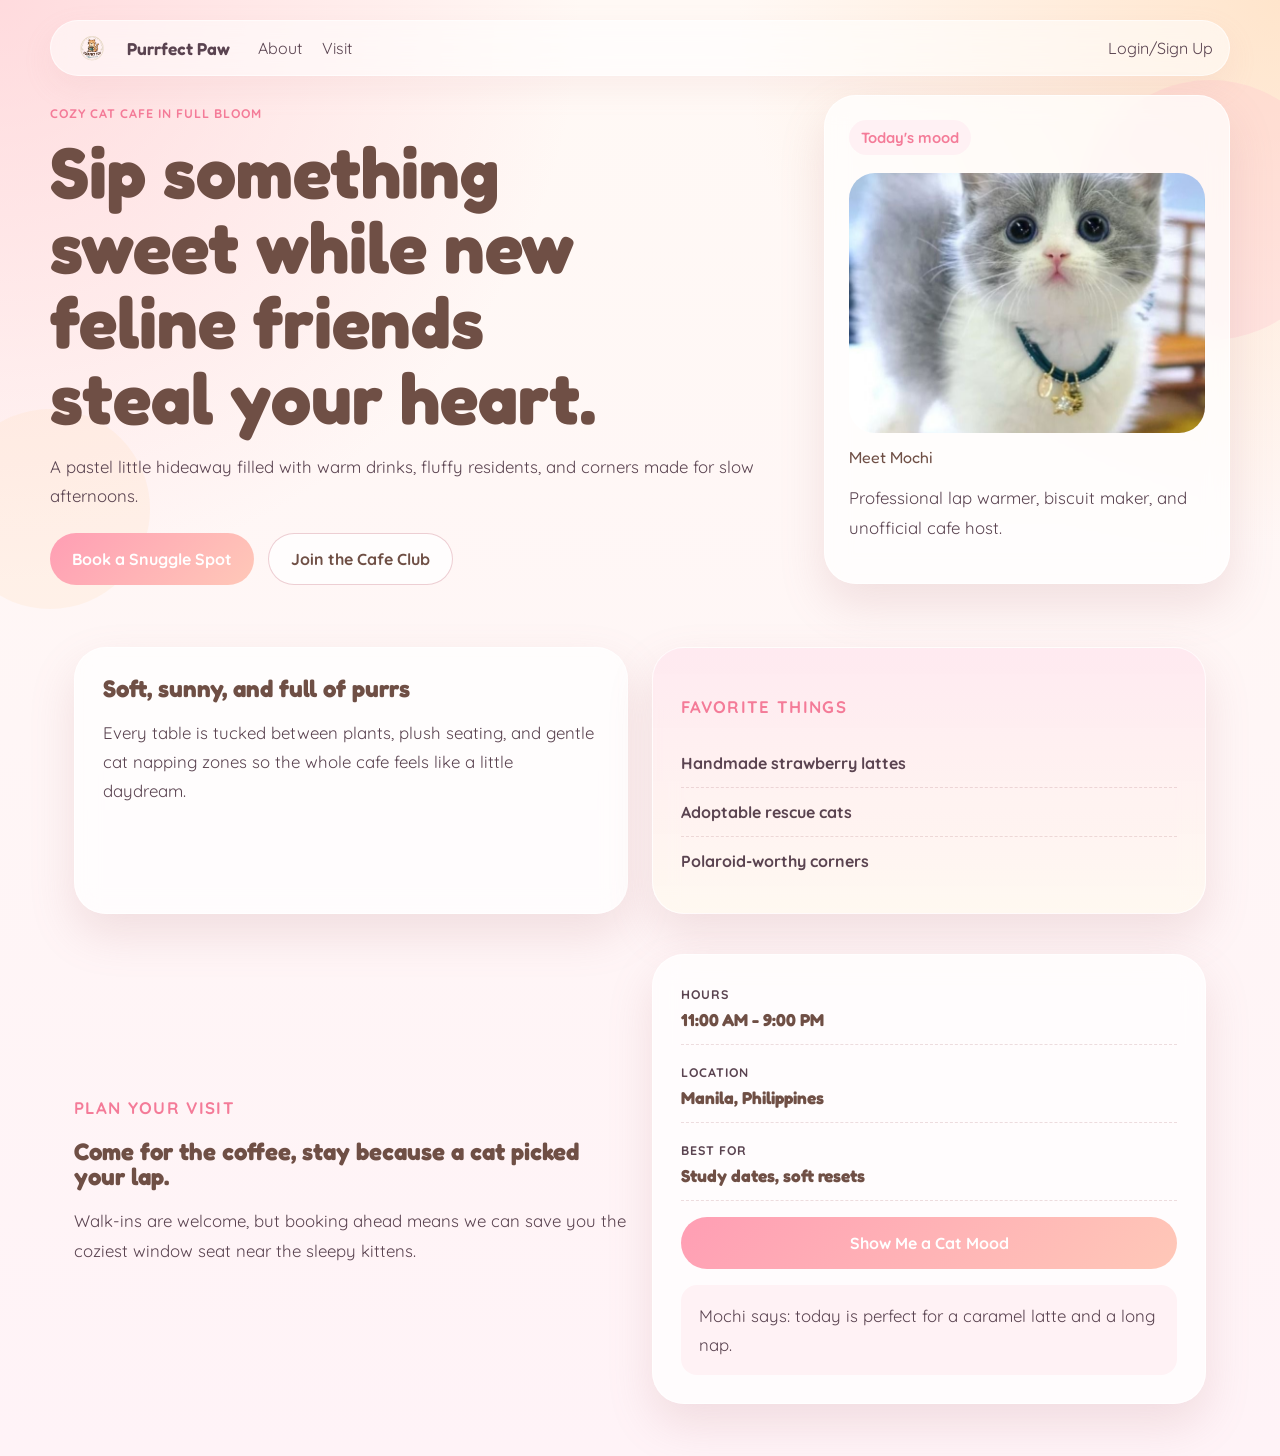
<file: index.html>
<!DOCTYPE html>
<html lang="en">
<head>
  <meta charset="UTF-8">
  <meta name="viewport" content="width=device-width, initial-scale=1.0">
  <title>Purrfect Paw</title>
  <link rel="preconnect" href="https://fonts.googleapis.com">
  <link rel="preconnect" href="https://fonts.gstatic.com" crossorigin>
  <link href="https://fonts.googleapis.com/css2?family=Fredoka:wght@400;500;600;700&family=Quicksand:wght@400;500;600;700&display=swap" rel="stylesheet">
  <link rel="stylesheet" href="style.css">
</head>
<body>
  <div class="page-shell">
    <header class="hero" id="top">
      <nav class="nav">
        <div class="nav-left">
          <a class="brand" href="#top">
            <img class="brand-mark" src="assets/logo.png" alt="Purrfect Paw logo">
            <span>Purrfect Paw</span>
          </a>
          <div class="nav-links">
            <a href="#about">About</a>
            <a href="#visit">Visit</a>
          </div>
        </div>
        <div class="nav-right">
          <a href="#" id="open-account-link">Login/Sign Up</a>
        </div>
      </nav>

      <div class="hero-content reveal">
        <div class="hero-copy">
          <p class="eyebrow">Cozy cat cafe in full bloom</p>
          <h1>Sip something sweet while new feline friends steal your heart.</h1>
          <p class="hero-text">
            A pastel little hideaway filled with warm drinks, fluffy residents, and corners made for slow afternoons.
          </p>
          <div class="hero-actions">
            <a class="button button-primary" href="#visit">Book a Snuggle Spot</a>
            <button class="button button-secondary" id="open-account-button" type="button">Join the Cafe Club</button>
          </div>
        </div>

        <div class="hero-card floating-card">
          <div class="hero-card-top">
            <span class="pill">Today&apos;s mood</span>
          </div>
          <div class="cat-gallery-frame" id="cat-gallery-frame" aria-label="Featured cafe cats">
            <img
              class="cat-gallery-photo"
              id="cat-gallery-photo"
              src="assets/cat1.jpg"
              alt="Mochi from Purrfect Paw"
            >
          </div>
          <p class="card-title" id="cat-gallery-title">Meet Mochi</p>
          <p class="card-text" id="cat-gallery-text">Professional lap warmer, biscuit maker, and unofficial cafe host.</p>
        </div>
      </div>
    </header>

    <main>
      <section class="info-grid reveal" id="about">
        <article class="info-card">
          <h2>Soft, sunny, and full of purrs</h2>
          <p>
            Every table is tucked between plants, plush seating, and gentle cat napping zones so the whole cafe feels like a little daydream.
          </p>
        </article>
        <article class="info-card accent-card">
          <p class="mini-label">Favorite things</p>
          <ul class="feature-list">
            <li>Handmade strawberry lattes</li>
            <li>Adoptable rescue cats</li>
            <li>Polaroid-worthy corners</li>
          </ul>
        </article>
      </section>

      <section class="visit-section reveal" id="visit">
        <div class="visit-copy">
          <p class="eyebrow">Plan your visit</p>
          <h2>Come for the coffee, stay because a cat picked your lap.</h2>
          <p>
            Walk-ins are welcome, but booking ahead means we can save you the coziest window seat near the sleepy kittens.
          </p>
        </div>

        <div class="visit-panel">
          <div class="visit-item">
            <span class="visit-label">Hours</span>
            <strong>11:00 AM - 9:00 PM</strong>
          </div>
          <div class="visit-item">
            <span class="visit-label">Location</span>
            <strong>Manila, Philippines</strong>
          </div>
          <div class="visit-item">
            <span class="visit-label">Best for</span>
            <strong>Study dates, soft resets</strong>
          </div>
          <button class="button button-primary button-full" id="surprise-btn">Show Me a Cat Mood</button>
          <p class="mood-note" id="mood-note">Mochi says: today is perfect for a caramel latte and a long nap.</p>
        </div>
      </section>
    </main>
  </div>

  <div class="modal-backdrop" id="auth-modal" aria-hidden="true">
    <div class="auth-modal" role="dialog" aria-modal="true" aria-labelledby="auth-modal-title">
      <button class="modal-close" id="close-auth-modal" type="button" aria-label="Close account modal">×</button>

      <div class="auth-copy">
        <p class="eyebrow">Cafe club access</p>
        <h2 id="auth-modal-title">Keep your cafe moments in one soft little place.</h2>
        <p>
          Log in or sign up to get booking reminders, dessert drop updates, and the cutest member perks in the neighborhood.
        </p>
        <div class="auth-highlights">
          <span class="highlight-pill">Be a member today</span>
          <span class="highlight-pill">Try our purrfect food</span>
          <span class="highlight-pill">Meet the feline crew</span>
        </div>
      </div>

      <div class="auth-card">
        <div class="auth-toggle" role="tablist" aria-label="Account forms">
          <button class="toggle-button active" id="login-tab" type="button" data-mode="login" aria-selected="true">Login</button>
          <button class="toggle-button" id="signup-tab" type="button" data-mode="signup" aria-selected="false">Sign Up</button>
        </div>

        <p class="auth-intro" id="auth-intro">Welcome back. Your favorite window seat might be waiting.</p>

        <form class="auth-form" id="auth-form">
          <div class="field-group signup-only hidden-field" id="name-group">
            <label for="name">Full Name</label>
            <input id="name" name="name" type="text" placeholder="Enter full name" required>
          </div>

          <div class="field-group signup-only hidden-field" id="username-group">
            <label for="username">Username</label>
            <input id="username" name="username" type="text" placeholder="Enter username" required>
          </div>

          <div class="field-group">
            <label for="email">Email</label>
            <input id="email" name="email" type="email" placeholder="Enter email address" required>
          </div>

          <p class="email-check signup-only hidden-field" id="email-check" aria-live="polite"></p>

          <div class="field-group">
            <label for="password">Password</label>
            <div class="password-field">
              <input id="password" name="password" type="password" placeholder="Enter password" required>
              <button class="password-toggle" type="button" data-target="password" aria-label="Show password" aria-pressed="false">
                <span class="sr-only">Toggle password visibility</span>
                <svg class="icon-eye icon-eye-open" viewBox="0 0 24 24" aria-hidden="true">
                  <path d="M1.5 12s3.8-6.5 10.5-6.5S22.5 12 22.5 12 18.7 18.5 12 18.5 1.5 12 1.5 12Z" fill="none" stroke="currentColor" stroke-width="1.8" stroke-linecap="round" stroke-linejoin="round"/>
                  <circle cx="12" cy="12" r="3.2" fill="none" stroke="currentColor" stroke-width="1.8"/>
                </svg>
                <svg class="icon-eye icon-eye-closed" viewBox="0 0 24 24" aria-hidden="true">
                  <path d="M3 3l18 18" fill="none" stroke="currentColor" stroke-width="1.8" stroke-linecap="round"/>
                  <path d="M9.9 5.8A10.9 10.9 0 0 1 12 5.5c6.7 0 10.5 6.5 10.5 6.5a18.5 18.5 0 0 1-4 4.7" fill="none" stroke="currentColor" stroke-width="1.8" stroke-linecap="round" stroke-linejoin="round"/>
                  <path d="M6.2 6.2A18.8 18.8 0 0 0 1.5 12S5.3 18.5 12 18.5c1.7 0 3.2-.4 4.5-1" fill="none" stroke="currentColor" stroke-width="1.8" stroke-linecap="round" stroke-linejoin="round"/>
                </svg>
              </button>
            </div>
          </div>

          <div class="field-group signup-only hidden-field" id="confirm-group">
            <label for="confirm-password">Confirm Password</label>
            <div class="password-field">
              <input id="confirm-password" name="confirm-password" type="password" placeholder="Confirm password" required>
              <button class="password-toggle" type="button" data-target="confirm-password" aria-label="Show confirm password" aria-pressed="false">
                <span class="sr-only">Toggle confirm password visibility</span>
                <svg class="icon-eye icon-eye-open" viewBox="0 0 24 24" aria-hidden="true">
                  <path d="M1.5 12s3.8-6.5 10.5-6.5S22.5 12 22.5 12 18.7 18.5 12 18.5 1.5 12 1.5 12Z" fill="none" stroke="currentColor" stroke-width="1.8" stroke-linecap="round" stroke-linejoin="round"/>
                  <circle cx="12" cy="12" r="3.2" fill="none" stroke="currentColor" stroke-width="1.8"/>
                </svg>
                <svg class="icon-eye icon-eye-closed" viewBox="0 0 24 24" aria-hidden="true">
                  <path d="M3 3l18 18" fill="none" stroke="currentColor" stroke-width="1.8" stroke-linecap="round"/>
                  <path d="M9.9 5.8A10.9 10.9 0 0 1 12 5.5c6.7 0 10.5 6.5 10.5 6.5a18.5 18.5 0 0 1-4 4.7" fill="none" stroke="currentColor" stroke-width="1.8" stroke-linecap="round" stroke-linejoin="round"/>
                  <path d="M6.2 6.2A18.8 18.8 0 0 0 1.5 12S5.3 18.5 12 18.5c1.7 0 3.2-.4 4.5-1" fill="none" stroke="currentColor" stroke-width="1.8" stroke-linecap="round" stroke-linejoin="round"/>
                </svg>
              </button>
            </div>
            <p class="confirm-check" id="confirm-check" aria-live="polite"></p>
          </div>

          <div class="password-checklist signup-only hidden-field" id="password-checklist" aria-live="polite">
            <p class="checklist-title">Password checklist</p>
            <ul class="checklist-items">
              <li class="checklist-item" id="rule-length">Should be at least 8 characters</li>
              <li class="checklist-item" id="rule-case">Include an uppercase and lowercase character</li>
              <li class="checklist-item" id="rule-number">Include a number</li>
              <li class="checklist-item" id="rule-special">Include a special character</li>
            </ul>
          </div>

          <button class="button button-primary button-full" id="auth-submit" type="submit">Login</button>
          <p class="form-message" id="form-message" aria-live="polite"></p>
        </form>
      </div>
    </div>
  </div>

  <script src="script.js"></script>
</body>
</html>
</file>
<file: style.css>
:root {
  --bg: #fff8f3;
  --bg-secondary: #ffe9ee;
  --peach: #ffc8b8;
  --pink: #ff9eb4;
  --rose: #f47b98;
  --cream: #fffdf9;
  --brown: #6f4f45;
  --text: #5a4350;
  --shadow: 0 20px 45px rgba(177, 118, 123, 0.18);
  --radius-lg: 32px;
  --radius-md: 22px;
  --radius-sm: 16px;
}

* {
  box-sizing: border-box;
}

html {
  scroll-behavior: smooth;
}

body {
  margin: 0;
  min-height: 100vh;
  font-family: "Quicksand", sans-serif;
  color: var(--text);
  background:
    radial-gradient(circle at top left, rgba(255, 182, 193, 0.45), transparent 30%),
    radial-gradient(circle at top right, rgba(255, 209, 163, 0.5), transparent 28%),
    linear-gradient(180deg, #fff9f5 0%, #fff3f7 100%);
}

a {
  color: inherit;
  text-decoration: none;
}

.page-shell {
  overflow: hidden;
}

.modal-open {
  overflow: hidden;
}

.auth-page .page-shell {
  min-height: 100vh;
}

.hero {
  position: relative;
  padding: 20px 24px 44px;
}

.hero::before,
.hero::after {
  content: "";
  position: absolute;
  border-radius: 999px;
  opacity: 0.5;
  z-index: 0;
}

.hero::before {
  width: 260px;
  height: 260px;
  top: 80px;
  right: -60px;
  background: rgba(255, 190, 203, 0.55);
}

.hero::after {
  width: 200px;
  height: 200px;
  left: -50px;
  bottom: 20px;
  background: rgba(255, 218, 185, 0.45);
}

.nav,
.hero-content,
main {
  position: relative;
  z-index: 1;
}

.nav {
  max-width: 1180px;
  margin: 0 auto 18px;
  padding: 2px 16px;
  display: flex;
  align-items: center;
  justify-content: flex-start;
  gap: 18px;
  border: 1px solid rgba(255, 255, 255, 0.6);
  border-radius: 999px;
  background: rgba(255, 255, 255, 0.55);
  backdrop-filter: blur(14px);
  box-shadow: 0 12px 30px rgba(211, 155, 160, 0.12);
}

.nav-left {
  display: flex;
  align-items: center;
  gap: 28px;
}

.brand {
  display: inline-flex;
  align-items: center;
  gap: 10px;
  font-family: "Fredoka", sans-serif;
  font-size: 1.08rem;
  font-weight: 600;
}

.brand-mark {
  display: block;
  width: 50px;
  height: 50px;
  object-fit: contain;
  flex-shrink: 0;
}

.nav-links {
  display: flex;
  gap: 20px;
}

.nav-right {
  display: flex;
  align-items: center;
  gap: 12px;
  margin-left: auto;
}

.nav-datetime {
  font-size: 0.88rem;
  font-weight: 600;
  color: rgba(90, 67, 80, 0.82);
  white-space: nowrap;
}

.nav-right a {
  transition: color 0.25s ease, transform 0.25s ease;
}

.nav-right a:hover {
  color: var(--rose);
  transform: translateY(-2px);
}

.nav-links a {
  transition: color 0.25s ease, transform 0.25s ease;
}

.nav-links a:hover {
  color: var(--rose);
  transform: translateY(-2px);
}

.hero-content {
  max-width: 1180px;
  margin: 0 auto;
  display: grid;
  grid-template-columns: 1.3fr 0.7fr;
  gap: 20px;
  align-items: center;
}

.auth-page-layout {
  max-width: 1180px;
  margin: 0 auto;
  display: grid;
  grid-template-columns: 1fr 0.9fr;
  gap: 32px;
  align-items: center;
}

.hero-copy h1,
.auth-copy h1,
.section-heading h2,
.info-card h2,
.visit-copy h2,
.auth-copy h2 {
  margin: 0;
  font-family: "Fredoka", sans-serif;
  color: var(--brown);
  line-height: 1.05;
}

.hero-copy h1 {
  font-size: clamp(2.8rem, 5.6vw, 5rem);
  max-width: 14ch;
}

.auth-copy h1 {
  font-size: clamp(2.8rem, 5vw, 4.8rem);
  max-width: 11ch;
}

.eyebrow,
.mini-label,
.visit-label {
  letter-spacing: 0.08em;
  text-transform: uppercase;
  font-size: 0.78rem;
  font-weight: 700;
}

.eyebrow,
.mini-label {
  color: var(--rose);
}

.hero-text,
.info-card p,
.menu-card p,
.visit-copy p,
.auth-copy p,
.card-text,
.mood-note {
  font-size: 1.05rem;
  line-height: 1.75;
}

.hero-actions {
  display: flex;
  flex-wrap: wrap;
  gap: 14px;
  margin-top: 22px;
}

.button {
  display: inline-flex;
  align-items: center;
  justify-content: center;
  min-height: 52px;
  padding: 0 22px;
  border: 0;
  border-radius: 999px;
  font: inherit;
  font-weight: 700;
  cursor: pointer;
  transition: transform 0.25s ease, box-shadow 0.25s ease, background 0.25s ease;
}

.button:hover {
  transform: translateY(-3px);
  box-shadow: 0 16px 26px rgba(188, 112, 128, 0.2);
}

.button-primary {
  background: linear-gradient(135deg, var(--pink), var(--peach));
  color: #fff;
}

.button-secondary {
  background: rgba(255, 255, 255, 0.76);
  color: var(--brown);
  border: 1px solid rgba(230, 186, 192, 0.7);
}

.button-full {
  width: 100%;
}

.hero-card,
.info-card,
.menu-card,
.visit-panel,
.auth-card {
  background: rgba(255, 255, 255, 0.72);
  border: 1px solid rgba(255, 255, 255, 0.75);
  border-radius: var(--radius-lg);
  box-shadow: var(--shadow);
  backdrop-filter: blur(12px);
}

.hero-card {
  padding: 24px;
}

.hero-card-top {
  display: flex;
  justify-content: space-between;
  gap: 14px;
  margin-bottom: 18px;
  font-size: 0.92rem;
}

.pill {
  padding: 8px 12px;
  border-radius: 999px;
  background: #fff1f4;
  color: var(--rose);
  font-weight: 700;
}

.rating {
  align-self: center;
  font-weight: 700;
}

.floating-card {
  animation: floatCard 3.8s ease-in-out infinite;
}

.cat-gallery-frame {
  position: relative;
  overflow: hidden;
  min-height: 260px;
  margin-bottom: 14px;
  border-radius: 26px;
  background:
    radial-gradient(circle at 50% 20%, rgba(255, 255, 255, 0.72), transparent 30%),
    linear-gradient(180deg, #ffe8ef, #fff5de);
}

.cat-gallery-photo {
  display: block;
  width: 100%;
  height: 260px;
  object-fit: cover;
  object-position: center;
  transition: transform 0.35s ease, opacity 0.28s ease, filter 0.28s ease;
}

.cat-gallery-frame:hover .cat-gallery-photo {
  transform: scale(1.03);
  filter: saturate(1.06);
}

.cat-gallery-photo.is-switching,
.card-title.is-switching,
.card-text.is-switching {
  opacity: 0.18;
  transform: translateY(8px);
}

.cat-gallery-hint {
  position: absolute;
  right: 14px;
  bottom: 14px;
  padding: 8px 12px;
  border-radius: 999px;
  background: rgba(255, 255, 255, 0.82);
  color: var(--brown);
  font-size: 0.76rem;
  font-weight: 700;
  box-shadow: 0 10px 24px rgba(96, 63, 73, 0.12);
}

.card-title,
.menu-card h3 {
  margin: 0 0 8px;
  font-family: "Fredoka", sans-serif;
  color: var(--brown);
}

.card-title,
.card-text {
  transition: opacity 0.22s ease, transform 0.22s ease;
}

main {
  max-width: 1180px;
  margin: 0 auto;
  padding: 0 24px 52px;
}

.info-grid,
.visit-section,
.auth-section {
  display: grid;
  grid-template-columns: repeat(2, minmax(0, 1fr));
  gap: 24px;
  margin-top: 18px;
}

.info-card,
.visit-panel,
.auth-card {
  padding: 28px;
}


.accent-card {
  background: linear-gradient(180deg, rgba(255, 232, 239, 0.92), rgba(255, 249, 240, 0.9));
}

.feature-list {
  margin: 14px 0 0;
  padding: 0;
  list-style: none;
}

.feature-list li {
  padding: 14px 0;
  border-bottom: 1px dashed rgba(183, 124, 132, 0.25);
  font-weight: 700;
}

.feature-list li:last-child {
  border-bottom: 0;
}

.visit-section,
.auth-section {
  margin-top: 40px;
}

.member-hub {
  margin-top: 44px;
}

.hidden-hub {
  display: none;
}

.member-hub.visible-hub {
  display: block;
}

.member-hub-header {
  display: flex;
  align-items: end;
  justify-content: space-between;
  gap: 18px;
  margin-bottom: 24px;
}

.member-hub-header h2 {
  margin: 0;
  font-family: "Fredoka", sans-serif;
  color: var(--brown);
}

.member-subtext {
  margin: 8px 0 0;
  font-size: 1rem;
  line-height: 1.6;
}

.member-grid {
  display: grid;
  grid-template-columns: repeat(2, minmax(0, 1fr));
  gap: 22px;
}

.member-card {
  padding: 26px;
  background: rgba(255, 255, 255, 0.72);
  border: 1px solid rgba(255, 255, 255, 0.75);
  border-radius: 28px;
  box-shadow: var(--shadow);
  backdrop-filter: blur(12px);
}

.module-link-card {
  display: grid;
  gap: 16px;
  align-content: start;
}

.module-copy {
  margin: 0;
  line-height: 1.65;
}

.module-head {
  display: flex;
  align-items: center;
  gap: 14px;
  margin-bottom: 18px;
}

.module-head h3 {
  margin: 2px 0 0;
  font-family: "Fredoka", sans-serif;
  color: var(--brown);
}

.module-icon {
  display: grid;
  place-items: center;
  width: 52px;
  height: 52px;
  border-radius: 18px;
  background: linear-gradient(135deg, #fff2f6, #fff5df);
  font-size: 1.5rem;
}

.member-list,
.profile-list,
.cart-items,
.feline-grid {
  display: grid;
  gap: 14px;
}

#cart-page-items {
  gap: 10px;
}

.member-list-item,
.profile-row,
.feline-card,
.cart-row {
  display: flex;
  align-items: center;
  justify-content: space-between;
  gap: 14px;
  padding: 10px 12px;
  border-radius: 20px;
  background: rgba(255, 247, 249, 0.9);
  border: 1px solid rgba(245, 210, 218, 0.8);
}

.menu-category .member-list-item {
  display: grid;
  grid-template-columns: minmax(0, 1fr) auto;
  align-items: center;
}

.member-list-item p,
.feline-card p {
  margin: 6px 0 0;
  line-height: 1.5;
}

.menu-item-main {
  display: flex;
  align-items: center;
  gap: 14px;
  min-width: 0;
}

.item-thumb {
  flex-shrink: 0;
  width: 84px;
  height: 84px;
  display: block;
  border-radius: 20px;
  border: 1px solid rgba(255, 255, 255, 0.75);
  box-shadow: inset 0 0 0 1px rgba(255, 255, 255, 0.25);
  object-fit: cover;
  object-position: center;
  background-color: #fff7fb;
}

.module-action {
  display: flex;
  flex-direction: column;
  align-items: flex-end;
  gap: 10px;
  flex-shrink: 0;
}

.module-action span,
.cart-price {
  font-weight: 700;
  color: var(--brown);
}

.quantity-picker {
  display: inline-flex;
  align-items: center;
  gap: 10px;
  padding: 6px 10px;
  border-radius: 999px;
  background: rgba(255, 244, 247, 0.9);
  border: 1px solid rgba(245, 210, 218, 0.8);
}

.quantity-button {
  width: 28px;
  height: 28px;
  padding: 0;
  border: 0;
  border-radius: 50%;
  background: linear-gradient(135deg, #fff1f6, #ffeedc);
  color: var(--brown);
  font: inherit;
  font-weight: 700;
  line-height: 1;
  cursor: pointer;
  transition: transform 0.2s ease, box-shadow 0.2s ease;
}

.quantity-button:hover {
  transform: translateY(-1px);
  box-shadow: 0 8px 16px rgba(188, 112, 128, 0.12);
}

.quantity-value {
  min-width: 18px;
  text-align: center;
  font-weight: 700;
  color: var(--brown);
}

.add-cart-button {
  min-height: 40px;
  padding: 0 16px;
}

.cart-row {
  box-sizing: border-box;
  align-items: center;
  height: 82px;
  padding: 0 10px;
  gap: 10px;
  overflow: hidden;
}

.cart-item-main {
  display: flex;
  align-items: center;
  gap: 10px;
  min-width: 0;
  flex: 1;
}

.cart-item-info strong {
  line-height: 1.05;
}

.cart-item-info p {
  margin: 2px 0 0;
  line-height: 1.1;
  color: rgba(90, 67, 80, 0.8);
}

.cart-item-actions {
  display: flex;
  align-items: center;
  gap: 10px;
  flex-shrink: 0;
}

.cart-quantity-picker {
  align-self: center;
}

.cart-price {
  min-width: 88px;
  text-align: right;
}

.cart-delete-button {
  display: inline-grid;
  place-items: center;
  width: 38px;
  height: 38px;
  padding: 0;
  border: 1px solid rgba(231, 108, 128, 0.28);
  border-radius: 50%;
  background: rgba(255, 236, 240, 0.95);
  color: #df4d69;
  cursor: pointer;
  transition: transform 0.2s ease, box-shadow 0.2s ease, background 0.2s ease;
}

.cart-delete-button:hover {
  transform: translateY(-1px);
  box-shadow: 0 10px 18px rgba(223, 77, 105, 0.16);
  background: rgba(255, 226, 232, 1);
}

.cart-delete-button svg {
  width: 18px;
  height: 18px;
}

.cart-row .item-thumb {
  width: 60px;
  height: 60px;
  border-radius: 14px;
}

@media (max-width: 900px) {
  .cart-row {
    align-items: stretch;
  }

  .cart-item-actions {
    width: 100%;
    justify-content: space-between;
  }

  .cart-price {
    min-width: 0;
    text-align: left;
  }

  .cart-footer,
  .checkout-modal-actions {
    flex-direction: column;
    align-items: stretch;
  }

  .checkout-modal-actions-end {
    align-items: stretch;
  }

  .checkout-modal-actions-end .button {
    min-width: 0;
  }
}

.cart-footer {
  display: flex;
  align-items: center;
  justify-content: space-between;
  gap: 16px;
  margin-top: 18px;
  padding-top: 14px;
  border-top: 1px dashed rgba(183, 124, 132, 0.25);
  color: var(--brown);
  flex-shrink: 0;
}

.cart-footer-copy {
  display: grid;
  gap: 4px;
}

.checkout-modal {
  position: relative;
  width: min(560px, calc(100vw - 40px));
  max-height: calc(100vh - 48px);
  overflow: auto;
  padding: 28px 28px 24px;
  border-radius: 28px;
  background: rgba(255, 255, 255, 0.97);
  border: 1px solid rgba(255, 255, 255, 0.8);
  box-shadow: 0 28px 60px rgba(96, 63, 73, 0.2);
  transform: translateY(24px) scale(0.96);
  opacity: 0;
  transition: transform 0.28s ease, opacity 0.28s ease;
}

.modal-backdrop.is-open .checkout-modal {
  transform: translateY(0) scale(1);
  opacity: 1;
}

.checkout-modal h2 {
  margin: 8px 0 12px;
  font-family: "Fredoka", sans-serif;
  color: var(--brown);
  font-size: clamp(1.8rem, 2.8vw, 2.3rem);
  line-height: 1.08;
}

.checkout-summary,
.checkout-receipt {
  display: grid;
  gap: 10px;
  margin-top: 16px;
  padding: 18px;
  border-radius: 20px;
  background: rgba(255, 247, 249, 0.92);
  border: 1px solid rgba(245, 210, 218, 0.8);
}

.checkout-summary p,
.checkout-receipt p {
  margin: 0;
  line-height: 1.5;
}

.checkout-receipt-lines {
  display: grid;
  gap: 8px;
  padding: 10px 0 2px;
  border-top: 1px dashed rgba(183, 124, 132, 0.25);
  border-bottom: 1px dashed rgba(183, 124, 132, 0.25);
}

.checkout-summary-total {
  padding-top: 4px;
}

.checkout-modal-actions {
  display: flex;
  justify-content: space-between;
  gap: 12px;
  margin-top: 18px;
}

.checkout-modal-actions .button {
  flex: 1;
}

.checkout-modal-actions-end {
  justify-content: flex-end;
}

.checkout-modal-actions-end .button {
  flex: 0 0 auto;
  min-width: 140px;
}

.empty-state {
  margin: 0;
  padding: 16px;
  border-radius: 18px;
  background: rgba(255, 247, 249, 0.9);
  border: 1px dashed rgba(245, 210, 218, 0.8);
}

.feline-grid {
  grid-template-columns: repeat(2, minmax(0, 1fr));
  gap: 10px;
}

.feline-card,
.profile-row {
  align-items: flex-start;
  flex-direction: column;
}

.feline-photo {
  width: 100%;
  aspect-ratio: 4 / 2.35;
  object-fit: cover;
  border-radius: 14px;
  margin-bottom: 2px;
  border: 1px solid rgba(245, 210, 218, 0.8);
}

.profile-row strong {
  color: var(--brown);
}

.profile-actions {
  margin-top: 18px;
  display: flex;
  justify-content: flex-end;
}

.profile-edit-modal {
  position: relative;
  width: min(500px, calc(100vw - 44px));
  max-height: calc(100vh - 48px);
  overflow: auto;
  padding: 28px 28px 26px;
  border-radius: 28px;
  background: rgba(255, 255, 255, 0.95);
  border: 1px solid rgba(255, 255, 255, 0.8);
  box-shadow: 0 28px 50px rgba(96, 63, 73, 0.18);
  transform: translateY(24px) scale(0.96);
  opacity: 0;
  transition: transform 0.28s ease, opacity 0.28s ease;
}

.modal-backdrop.is-open .profile-edit-modal {
  transform: translateY(0) scale(1);
  opacity: 1;
}

.profile-edit-modal h2 {
  margin: 8px 0 12px;
  font-family: "Fredoka", sans-serif;
  color: var(--brown);
  font-size: clamp(1.7rem, 2.6vw, 2.15rem);
  line-height: 1.12;
}

.profile-edit-modal .auth-intro {
  margin-bottom: 14px;
  max-width: none;
  width: 100%;
  line-height: 1.5;
}

.profile-edit-modal .auth-form {
  gap: 14px;
}

.profile-live-check {
  margin: -8px 0 2px;
}

.profile-edit-modal .field-group {
  gap: 8px;
}

.profile-edit-modal .field-group input {
  min-height: 52px;
}

.profile-edit-modal .form-message {
  min-height: 20px;
}

.profile-edit-modal .button-full {
  margin-top: 6px;
}

.module-page-shell {
  min-height: 100vh;
  padding: 12px 20px 18px;
}

.module-page {
  max-width: 1180px;
  margin: 0 auto;
}

.module-layout {
  display: grid;
  grid-template-columns: 280px 1fr;
  gap: 24px;
  margin-top: 10px;
  align-items: stretch;
}

.module-sidebar,
.module-panel {
  background: rgba(255, 255, 255, 0.72);
  border: 1px solid rgba(255, 255, 255, 0.75);
  border-radius: 28px;
  box-shadow: var(--shadow);
  backdrop-filter: blur(12px);
  min-height: calc(100vh - 160px);
  max-height: calc(100vh - 160px);
}

.module-sidebar {
  padding: 22px;
  display: flex;
  flex-direction: column;
}

.module-panel {
  padding: 22px;
  display: flex;
  flex-direction: column;
  min-height: 0;
}

.module-page-title,
.module-panel h1,
.module-panel h2 {
  margin: 0;
  font-family: "Fredoka", sans-serif;
  color: var(--brown);
}

.module-page-subtext,
.module-note {
  margin: 8px 0 0;
  line-height: 1.65;
}

.module-nav {
  display: grid;
  gap: 10px;
  margin-top: 20px;
}

.module-nav a {
  padding: 12px 14px;
  border-radius: 16px;
  background: rgba(255, 244, 247, 0.9);
  border: 1px solid rgba(245, 210, 218, 0.8);
  font-weight: 700;
  transition: transform 0.2s ease, background 0.2s ease;
}

.module-nav a:hover,
.module-nav a.is-current {
  background: linear-gradient(135deg, #fff1f6, #ffeedc);
  transform: translateY(-2px);
}

.module-nav-actions {
  display: grid;
  gap: 12px;
  margin-top: auto;
  padding-top: 18px;
}

.module-logout {
  width: 100%;
}

.module-user {
  display: flex;
  align-items: center;
  justify-content: space-between;
  gap: 16px;
  margin-top: 20px;
  padding-top: 18px;
  border-top: 1px dashed rgba(183, 124, 132, 0.25);
}

.module-user-copy {
  min-width: 0;
}

.module-user-avatar {
  display: grid;
  place-items: center;
  flex-shrink: 0;
  width: 52px;
  height: 52px;
  border-radius: 50%;
  background:
    radial-gradient(circle at 35% 30%, rgba(255,255,255,0.9), transparent 28%),
    linear-gradient(135deg, #ffe5ec, #ffe8cf);
  border: 1px solid rgba(245, 210, 218, 0.9);
  box-shadow: 0 10px 24px rgba(211, 155, 160, 0.14);
  font-family: "Fredoka", sans-serif;
  font-size: 1.35rem;
  font-weight: 600;
  color: var(--brown);
}

.module-user p {
  margin: 0 0 6px;
}

.module-stack {
  display: grid;
  gap: 16px;
  margin-top: 14px;
  min-height: 0;
  flex: 1;
  overflow-y: auto;
  padding-right: 10px;
  scrollbar-gutter: stable;
}

.menu-category {
  display: grid;
  gap: 14px;
}

.menu-category-title {
  margin: 0;
  font-family: "Fredoka", sans-serif;
  color: var(--brown);
  font-size: 1.35rem;
}

.menu-category-items {
  display: grid;
  grid-template-columns: repeat(2, minmax(0, 1fr));
  gap: 14px;
}

.cart-link {
  position: relative;
  display: inline-grid;
  place-items: center;
  width: 44px;
  height: 44px;
  border-radius: 50%;
  background: rgba(255, 244, 247, 0.95);
  border: 1px solid rgba(245, 210, 218, 0.85);
  color: var(--brown);
  transition: transform 0.2s ease, background 0.2s ease;
}

.cart-link:hover {
  transform: translateY(-2px);
  background: #fff8fa;
}

.cart-link svg {
  width: 19px;
  height: 19px;
}

.cart-badge {
  position: absolute;
  top: -4px;
  right: -4px;
  min-width: 22px;
  height: 22px;
  padding: 0 6px;
  border-radius: 999px;
  display: inline-flex;
  align-items: center;
  justify-content: center;
  background: linear-gradient(135deg, var(--pink), var(--peach));
  color: #fff;
  font-size: 0.78rem;
  font-weight: 700;
  box-shadow: 0 10px 20px rgba(188, 112, 128, 0.18);
}

.section-heading {
  max-width: 760px;
}

.menu-grid {
  display: grid;
  grid-template-columns: repeat(3, minmax(0, 1fr));
  gap: 22px;
  margin-top: 28px;
}

.menu-card {
  padding: 28px;
  transition: transform 0.3s ease, box-shadow 0.3s ease;
}

.menu-card:hover {
  transform: translateY(-8px) rotate(-1deg);
  box-shadow: 0 24px 38px rgba(188, 112, 128, 0.18);
}

.menu-icon {
  display: inline-grid;
  place-items: center;
  width: 56px;
  height: 56px;
  margin-bottom: 12px;
  border-radius: 18px;
  background: linear-gradient(135deg, #fff2f6, #fff5df);
  font-size: 1.6rem;
}

.visit-copy {
  align-self: center;
}

.visit-panel {
  display: grid;
  gap: 16px;
}

.visit-item {
  padding-bottom: 14px;
  border-bottom: 1px dashed rgba(183, 124, 132, 0.25);
}

.visit-item strong {
  display: block;
  margin-top: 6px;
  font-family: "Fredoka", sans-serif;
  color: var(--brown);
  font-size: 1.08rem;
}

.mood-note {
  margin: 0;
  padding: 16px 18px;
  border-radius: var(--radius-sm);
  background: #fff2f5;
  transition: transform 0.3s ease, background 0.3s ease;
}

.mood-note.updated {
  transform: scale(1.02);
  background: #fff7df;
}

.auth-copy {
  align-self: center;
}

.auth-hero {
  min-height: 100vh;
  display: flex;
  flex-direction: column;
  justify-content: center;
}

.auth-highlights {
  display: flex;
  flex-wrap: wrap;
  gap: 10px;
  margin-top: 20px;
}

.highlight-pill {
  padding: 10px 14px;
  border-radius: 999px;
  background: rgba(255, 242, 246, 0.95);
  border: 1px solid rgba(245, 175, 189, 0.35);
  font-weight: 700;
  color: var(--rose);
}

.auth-card {
  display: grid;
  gap: 18px;
}

.modal-backdrop {
  position: fixed;
  inset: 0;
  display: grid;
  place-items: center;
  padding: 24px;
  background: rgba(96, 63, 73, 0.32);
  backdrop-filter: blur(8px);
  opacity: 0;
  visibility: hidden;
  pointer-events: none;
  transition: opacity 0.3s ease, visibility 0.3s ease;
  z-index: 50;
}

.modal-backdrop.is-open {
  opacity: 1;
  visibility: visible;
  pointer-events: auto;
}

.auth-modal {
  position: relative;
  width: min(840px, 100%);
  max-height: calc(100vh - 48px);
  overflow: auto;
  display: grid;
  grid-template-columns: minmax(0, 0.9fr) minmax(0, 1fr);
  gap: 26px;
  align-items: center;
  padding: 22px;
  border: 1px solid rgba(255, 255, 255, 0.8);
  border-radius: 32px;
  background:
    radial-gradient(circle at top left, rgba(255, 227, 235, 0.95), transparent 28%),
    linear-gradient(180deg, rgba(255, 252, 248, 0.98), rgba(255, 242, 246, 0.96));
  box-shadow: 0 28px 80px rgba(96, 63, 73, 0.24);
  transform: translateY(20px) scale(0.98);
  transition: transform 0.3s ease;
}

.modal-backdrop.is-open .auth-modal {
  transform: translateY(0) scale(1);
}

.auth-modal .auth-copy {
  align-self: center;
  display: grid;
  max-width: 360px;
  padding: 8px 4px 8px 12px;
}

.auth-modal .auth-copy p {
  margin: 0;
}

.auth-modal .auth-copy h2 {
  max-width: 14ch;
  font-size: clamp(2.25rem, 3.4vw, 3rem);
  line-height: 1.08;
  margin-bottom: 16px;
}

.auth-modal .auth-copy > p:not(.eyebrow) {
  width: 100%;
  padding-left: 0;
  margin-left: 0;
  max-width: none;
  line-height: 1.55;
}

.auth-modal .auth-highlights {
  display: grid;
  gap: 8px;
  margin-top: 16px;
  justify-items: start;
}

.auth-modal .highlight-pill {
  min-width: 220px;
  padding: 8px 12px;
}

.auth-modal .auth-card {
  align-self: center;
  width: 100%;
  max-width: 100%;
  padding: 18px;
  gap: 14px;
  border-radius: 28px;
}

.auth-modal .auth-intro {
  width: 100%;
  max-width: none;
}

.modal-close {
  position: absolute;
  top: 18px;
  right: 18px;
  display: grid;
  place-items: center;
  width: 40px;
  height: 40px;
  border: 0;
  border-radius: 50%;
  background: rgba(255, 255, 255, 0.9);
  color: var(--brown);
  font-size: 1.35rem;
  font-weight: 700;
  line-height: 1;
  cursor: pointer;
  box-shadow: 0 10px 24px rgba(96, 63, 73, 0.12);
  transition: transform 0.25s ease, background 0.25s ease;
  z-index: 4;
}

.modal-close:hover {
  transform: rotate(90deg) scale(1.05);
  background: #fff5f7;
}

.auth-toggle {
  display: grid;
  grid-template-columns: repeat(2, 1fr);
  padding: 6px;
  border-radius: 999px;
  background: rgba(255, 240, 244, 0.95);
}

.toggle-button {
  min-height: 48px;
  border: 0;
  border-radius: 999px;
  background: transparent;
  color: var(--brown);
  font: inherit;
  font-weight: 700;
  cursor: pointer;
  transition: background 0.25s ease, color 0.25s ease, transform 0.25s ease;
}

.toggle-button.active {
  background: linear-gradient(135deg, var(--pink), var(--peach));
  color: #fff;
  box-shadow: 0 10px 24px rgba(188, 112, 128, 0.22);
}

.auth-intro,
.form-message {
  margin: 0;
}

.auth-form {
  display: grid;
  gap: 14px;
}

.field-group {
  display: grid;
  gap: 8px;
  transition: opacity 0.28s ease, transform 0.28s ease, max-height 0.28s ease, margin 0.28s ease;
}

.field-group label {
  font-weight: 700;
  color: var(--brown);
}

.password-field {
  position: relative;
}

.field-group input {
  width: 100%;
  min-height: 50px;
  padding: 0 16px;
  border: 1px solid rgba(221, 172, 180, 0.7);
  border-radius: 18px;
  background: rgba(255, 255, 255, 0.9);
  font: inherit;
  color: var(--text);
  outline: none;
  transition: border-color 0.25s ease, box-shadow 0.25s ease, transform 0.25s ease;
}

.password-field input {
  padding-right: 52px;
}

.password-toggle {
  position: absolute;
  top: 50%;
  right: 12px;
  transform: translateY(-50%);
  display: grid;
  place-items: center;
  width: 32px;
  height: 32px;
  border: 0;
  border-radius: 50%;
  background: transparent;
  color: var(--brown);
  cursor: pointer;
  transition: background 0.2s ease, transform 0.2s ease;
}

.password-toggle .icon-eye {
  width: 18px;
  height: 18px;
}

.password-toggle .icon-eye-open {
  display: none;
}

.password-toggle .icon-eye-closed {
  display: block;
}

.password-toggle.is-visible .icon-eye-open {
  display: block;
}

.password-toggle.is-visible .icon-eye-closed {
  display: none;
}

.sr-only {
  position: absolute;
  width: 1px;
  height: 1px;
  padding: 0;
  margin: -1px;
  overflow: hidden;
  clip: rect(0, 0, 0, 0);
  white-space: nowrap;
  border: 0;
}

.password-toggle:hover {
  background: rgba(255, 233, 238, 0.9);
}

.password-toggle:focus-visible {
  outline: 2px solid rgba(244, 123, 152, 0.5);
  outline-offset: 2px;
}

.field-group input:focus {
  border-color: var(--rose);
  box-shadow: 0 0 0 4px rgba(244, 123, 152, 0.16);
  transform: translateY(-1px);
}

.field-group input.input-invalid {
  border-color: rgba(244, 123, 152, 0.95);
  box-shadow: 0 0 0 4px rgba(244, 123, 152, 0.12);
}

.hidden-field {
  max-height: 0;
  opacity: 0;
  overflow: hidden;
  transform: translateY(-6px);
  margin: 0;
  pointer-events: none;
}

.field-group.visible-field {
  max-height: 110px;
  opacity: 1;
  transform: translateY(0);
  pointer-events: auto;
}

.email-check,
.confirm-check {
  margin: -6px 0 2px;
  min-height: 20px;
  font-size: 0.95rem;
  font-weight: 600;
  color: rgba(90, 67, 80, 0.82);
  text-align: left;
  transition: opacity 0.28s ease, transform 0.28s ease, max-height 0.28s ease, margin 0.28s ease;
}

.email-check.is-valid,
.confirm-check.is-valid {
  color: #739267;
}

.email-check.is-invalid,
.confirm-check.is-invalid {
  color: var(--rose);
}

.password-checklist {
  padding: 4px 2px 2px;
  transition: opacity 0.28s ease, transform 0.28s ease, max-height 0.28s ease, margin 0.28s ease;
}

.checklist-title {
  margin: 0 0 10px;
  font-weight: 700;
  color: var(--brown);
}

.checklist-items {
  margin: 0;
  padding: 0;
  list-style: none;
  display: grid;
  gap: 8px;
}

.checklist-item {
  position: relative;
  padding-left: 24px;
  color: rgba(90, 67, 80, 0.82);
  line-height: 1.45;
}

.checklist-item::before {
  content: "";
  position: absolute;
  top: 0.45em;
  left: 0;
  width: 10px;
  height: 10px;
  border-radius: 50%;
  background: rgba(221, 172, 180, 0.9);
  box-shadow: 0 0 0 3px rgba(255, 233, 238, 0.9);
}

.checklist-item.is-valid {
  color: #739267;
}

.checklist-item.is-valid::before {
  background: #8bc686;
  box-shadow: 0 0 0 3px rgba(221, 243, 218, 0.95);
}

.form-message {
  min-height: 24px;
  font-weight: 700;
  color: var(--rose);
  text-align: center;
}

.form-message.success {
  color: #739267;
}

.reveal {
  opacity: 0;
  transform: translateY(28px);
  transition: opacity 0.8s ease, transform 0.8s ease;
}

.reveal.visible {
  opacity: 1;
  transform: translateY(0);
}

@keyframes floatCard {
  0%, 100% {
    transform: translateY(0);
  }
  50% {
    transform: translateY(-10px);
  }
}

@keyframes blink {
  0%, 45%, 100% {
    transform: scaleY(1);
  }
  48%, 52% {
    transform: scaleY(0.15);
  }
}

@media (max-width: 900px) {
  .hero-content,
  .auth-page-layout,
  .info-grid,
  .visit-section,
  .menu-grid,
  .auth-modal,
  .member-grid,
  .module-layout,
  .menu-category-items {
    grid-template-columns: 1fr;
  }

  .module-sidebar,
  .module-panel {
    max-height: none;
    min-height: auto;
  }

  .module-stack {
    overflow-y: visible;
    padding-right: 0;
  }

  .auth-modal {
    width: min(560px, 100%);
    max-height: calc(100vh - 32px);
  }

  .auth-modal .auth-copy {
    max-width: none;
    width: 100%;
    padding: 8px 4px 0;
  }

  .auth-modal .auth-copy h2 {
    max-width: none;
    font-size: clamp(2rem, 8vw, 2.6rem);
    margin-bottom: 14px;
  }

  .auth-modal .auth-copy > p:not(.eyebrow) {
    max-width: none;
  }

  .auth-modal .highlight-pill {
    min-width: 0;
    width: min(320px, 100%);
  }

  .hero-copy h1 {
    max-width: none;
  }

  .auth-copy h1 {
    max-width: none;
  }
}

@media (max-width: 640px) {
  .hero,
  main {
    padding-left: 16px;
    padding-right: 16px;
  }

  .nav {
    margin-bottom: 36px;
    padding: 14px 16px;
    border-radius: 28px;
    flex-direction: column;
    gap: 14px;
  }

  .nav-left {
    flex-direction: column;
    gap: 14px;
  }

  .nav-links {
    gap: 14px;
    flex-wrap: wrap;
    justify-content: center;
  }

  .nav-right {
    margin-left: 0;
  }

  .hero-copy h1 {
    font-size: clamp(2.4rem, 12vw, 3.6rem);
  }

  .hero-card,
  .info-card,
  .menu-card,
  .visit-panel,
  .auth-modal,
  .member-card,
  .module-sidebar,
  .module-panel {
    border-radius: 24px;
  }

  .member-hub-header {
    align-items: flex-start;
    flex-direction: column;
  }

  .module-page-shell {
    padding: 16px;
  }

  .modal-backdrop {
    padding: 16px;
  }

  .auth-modal {
    padding: 18px;
    border-radius: 26px;
  }
}
</file>
